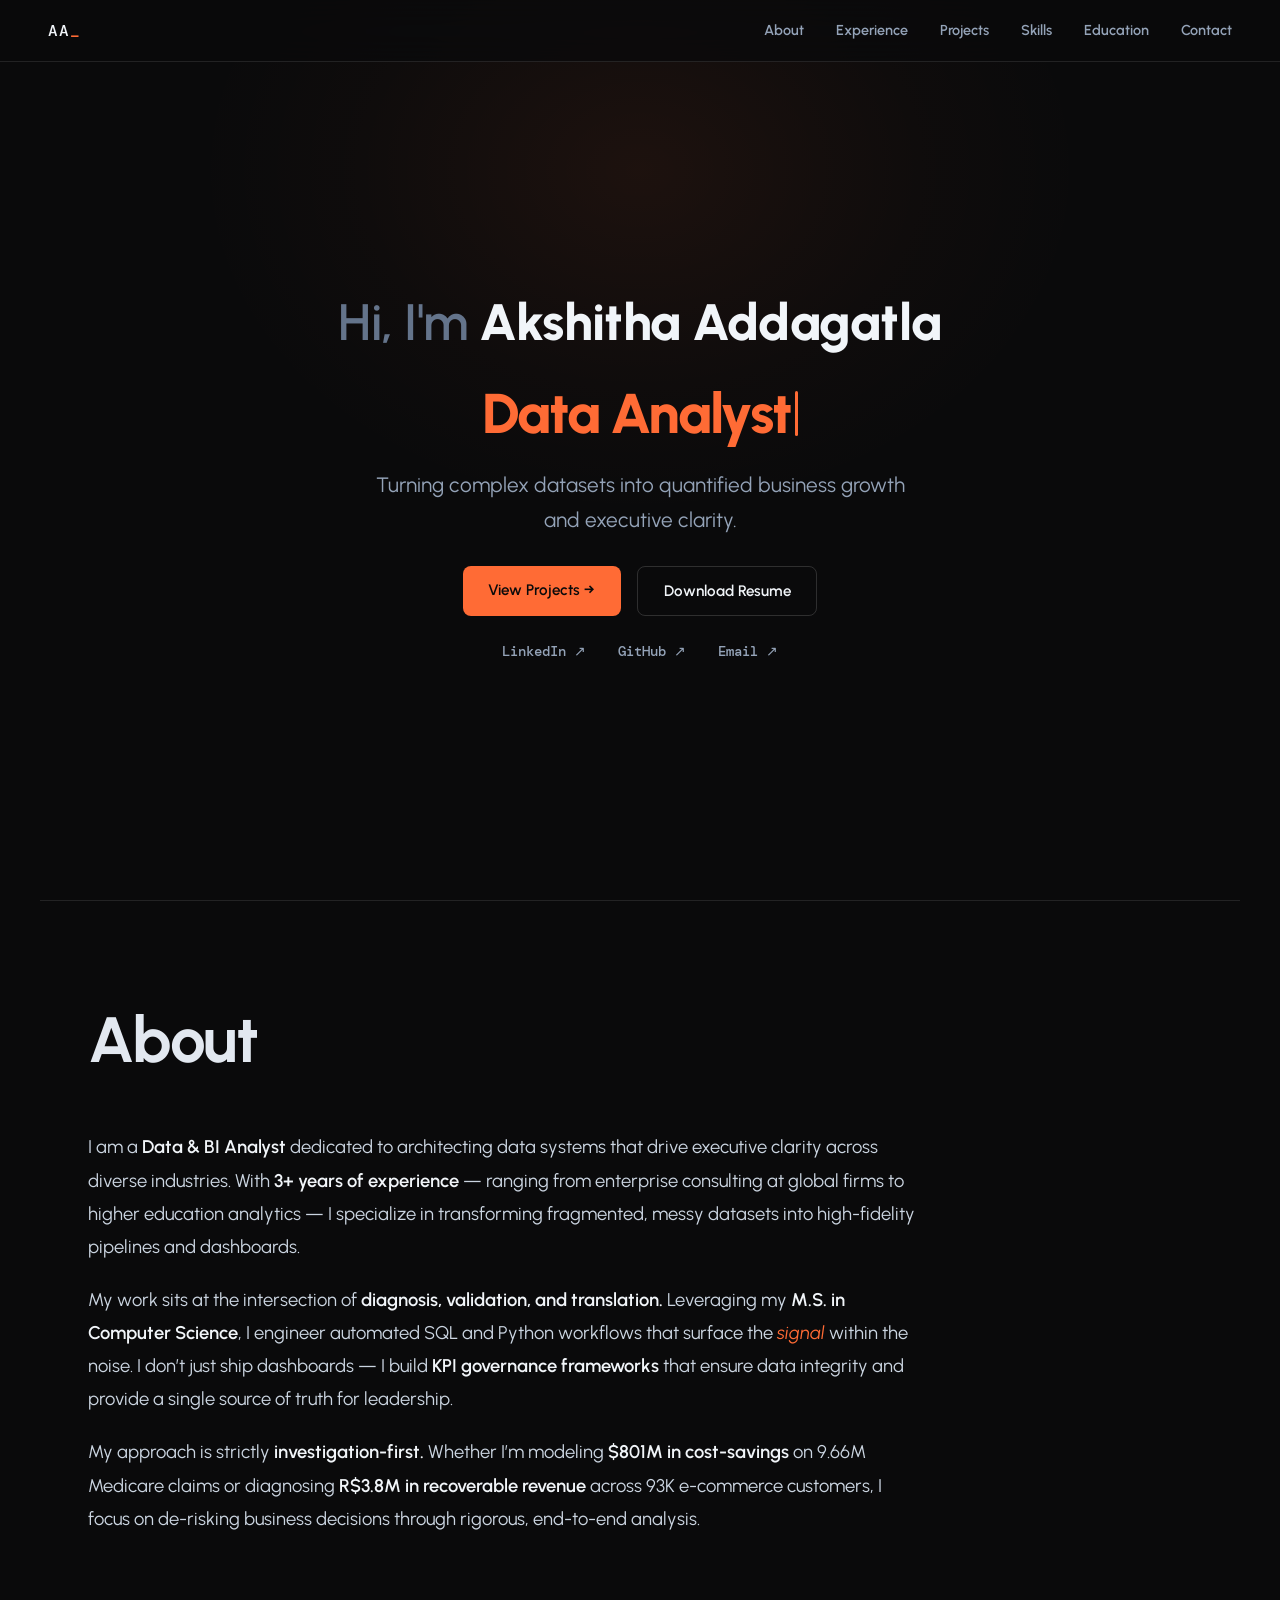
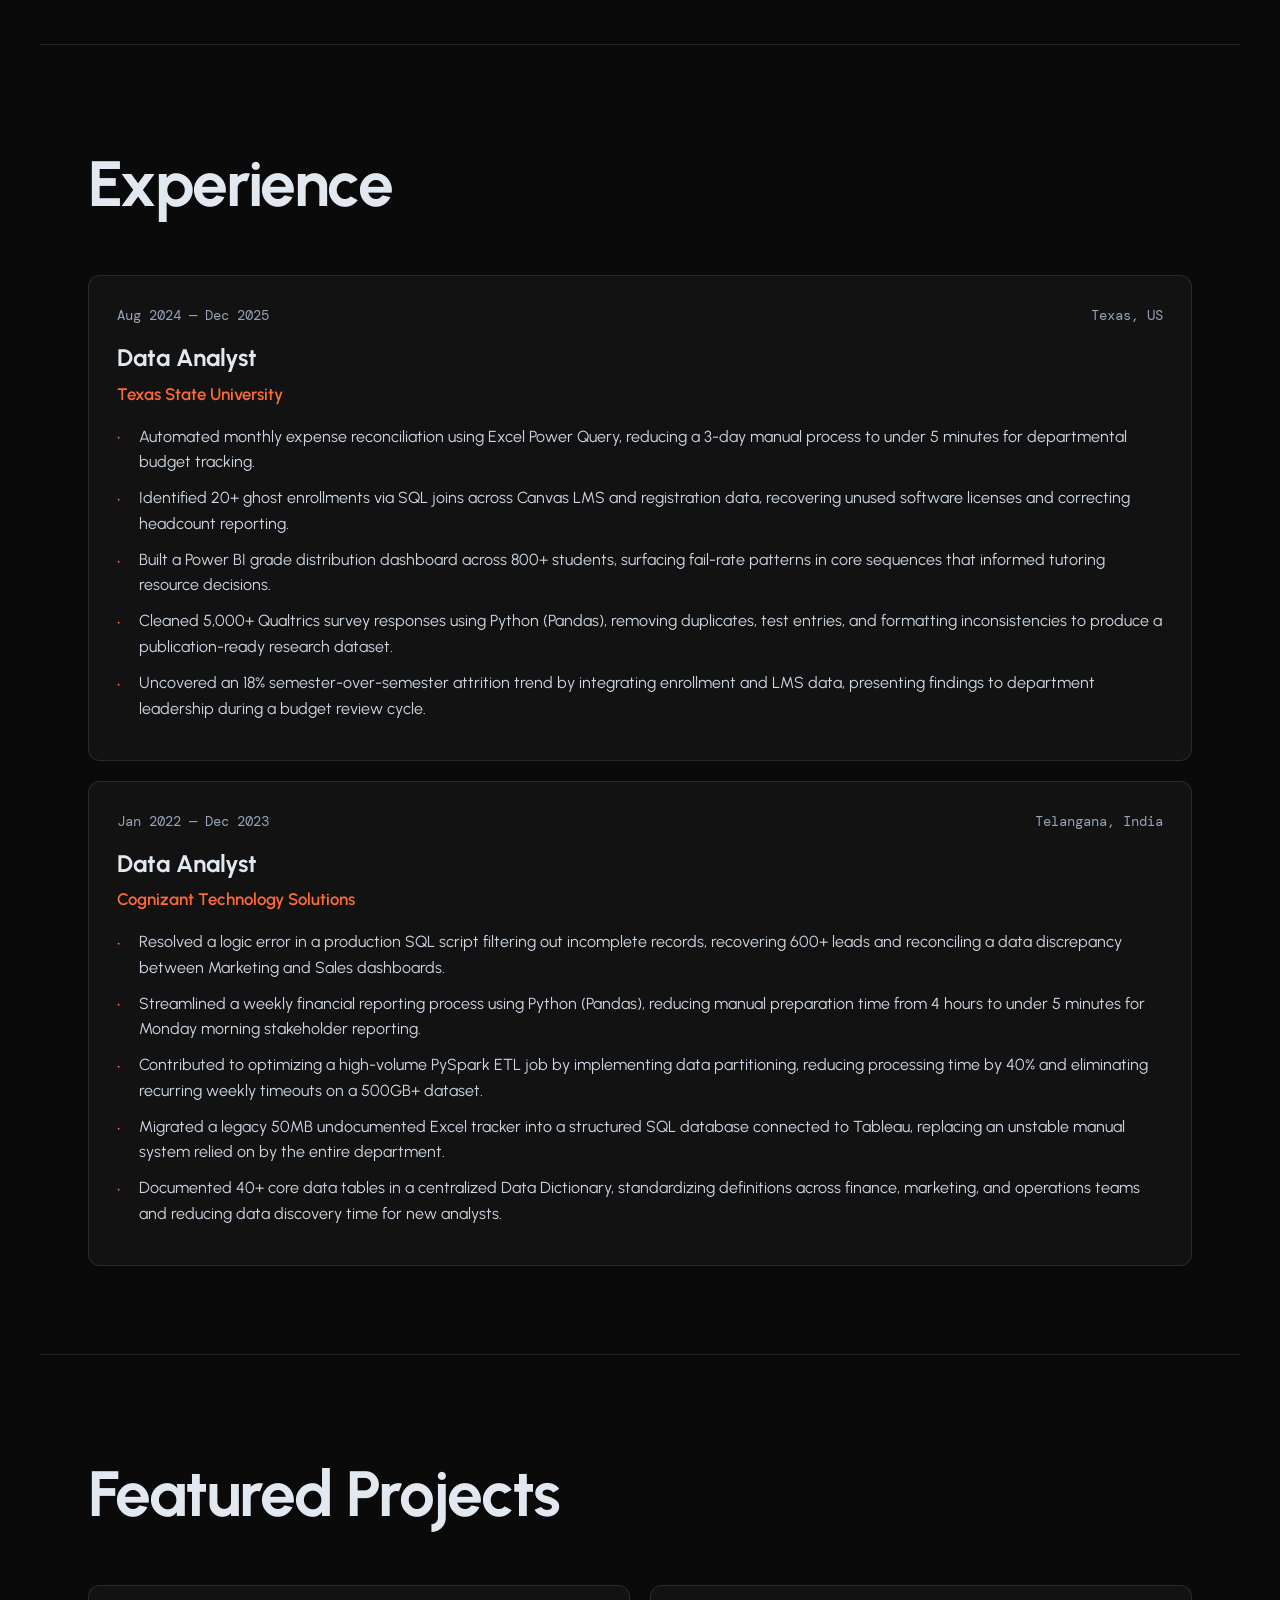
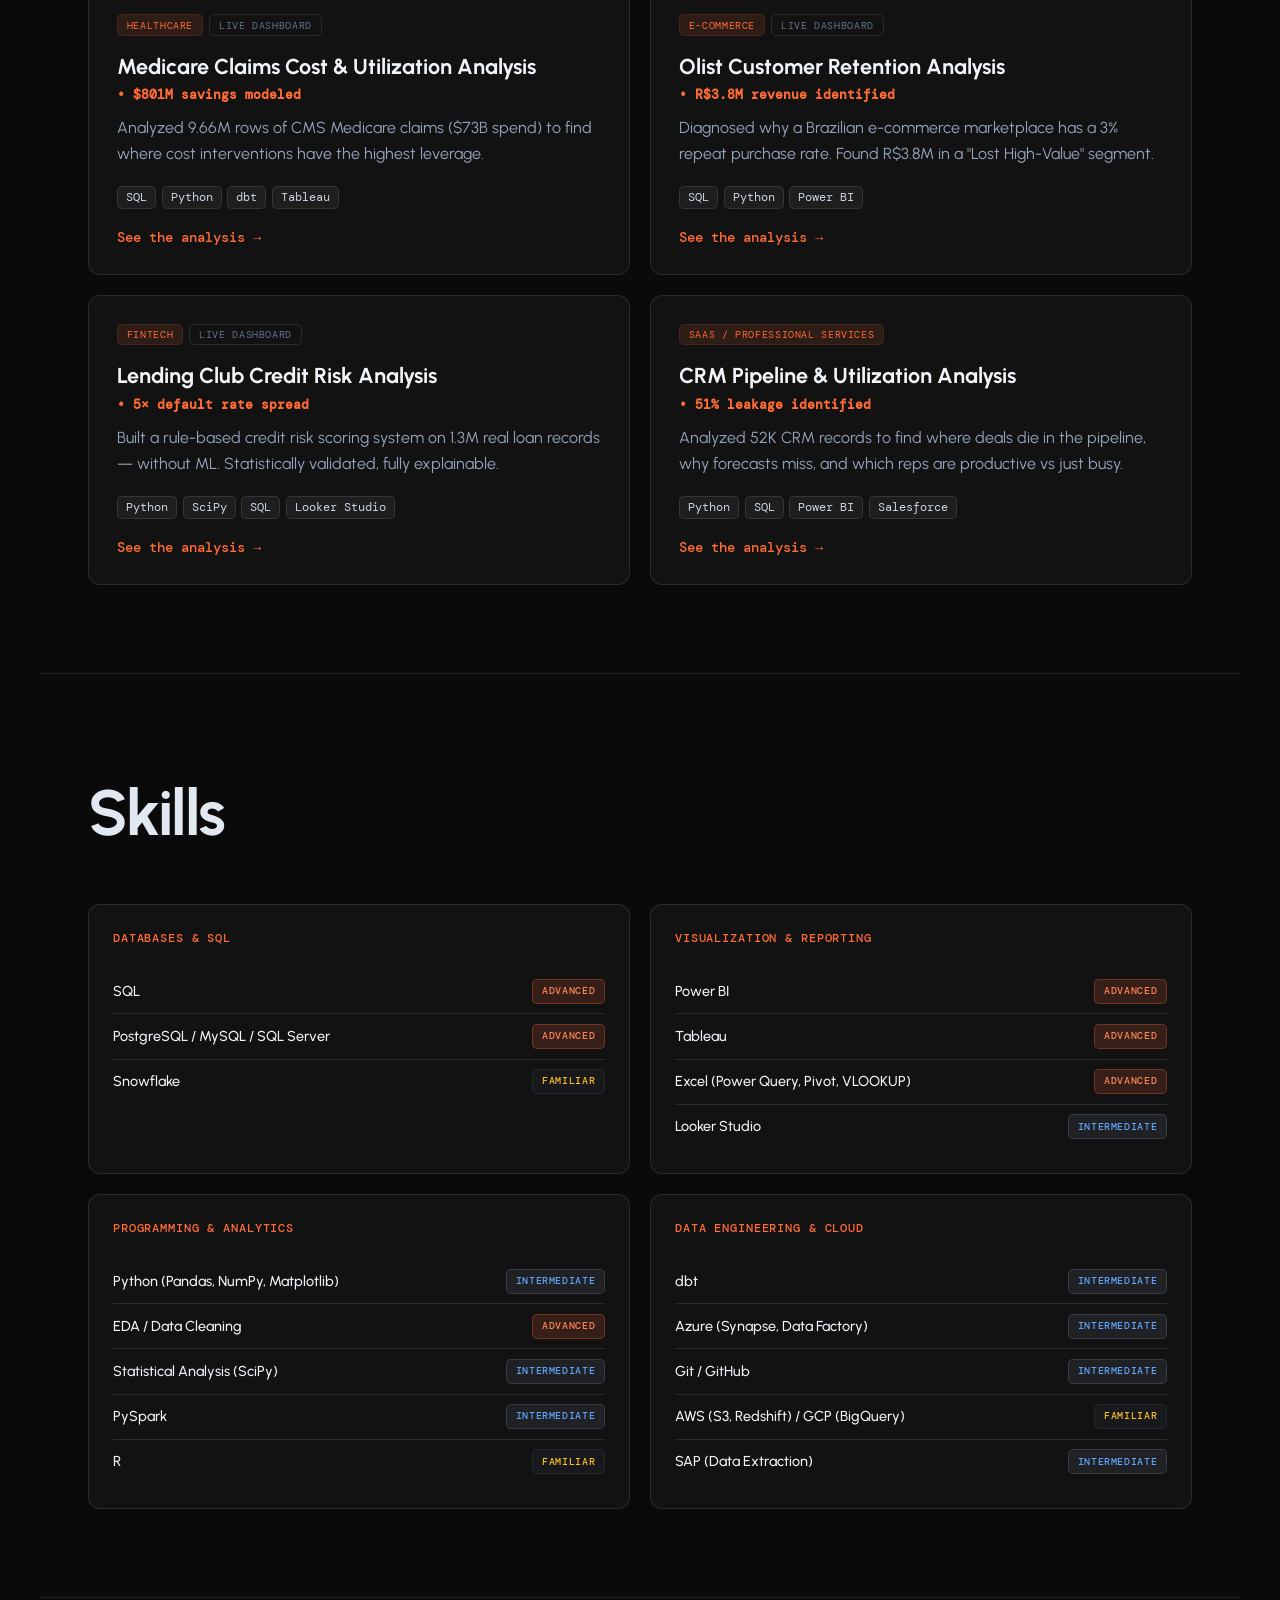
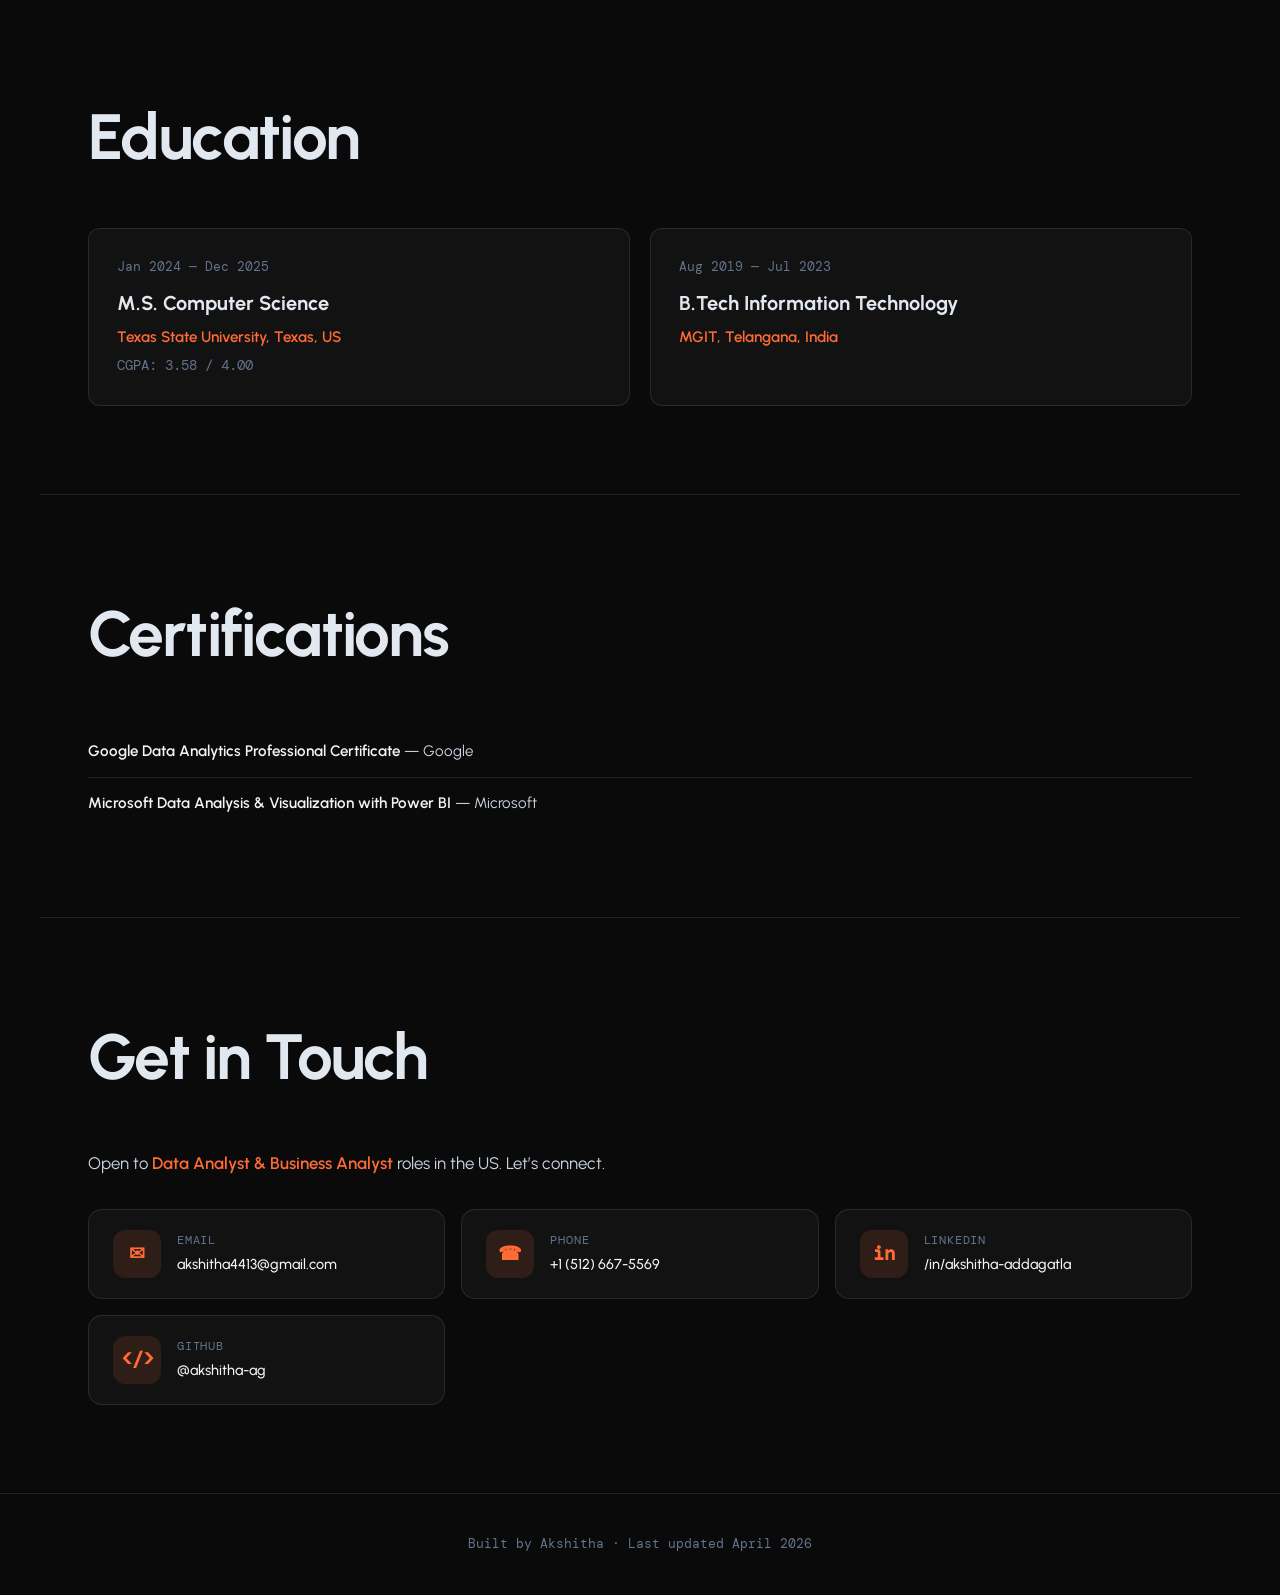
<file: index.html>
<!DOCTYPE html>
<html lang="en">
<head>
<meta charset="UTF-8" />
<meta name="viewport" content="width=device-width, initial-scale=1.0" />
<title>Akshitha Addagatla — Data & BI Analyst</title>
<meta name="description" content="Data & BI Analyst with 3+ years architecting data systems that drive executive clarity across diverse industries." />
<meta property="og:title" content="Akshitha Addagatla — Data & BI Analyst" />
<meta property="og:description" content="Data & BI Analyst — Turning complex datasets into quantified business growth and executive clarity." />
<meta property="og:type" content="website" />
<link rel="icon" type="image/svg+xml" href="favicon.svg" />
<link rel="preconnect" href="https://fonts.googleapis.com" />
<link rel="preconnect" href="https://fonts.gstatic.com" crossorigin />
<link href="https://fonts.googleapis.com/css2?family=Urbanist:wght@400;500;600;700;800&family=DM+Mono:wght@400;500&display=swap" rel="stylesheet" />
<link rel="stylesheet" href="style.css" />
</head>
<body>

<nav class="nav">
  <a href="#top" class="nav-logo">AA<span class="blink">_</span></a>
  <div class="nav-links">
    <a href="#about">About</a>
    <a href="#experience">Experience</a>
    <a href="#projects">Projects</a>
    <a href="#skills">Skills</a>
    <a href="#education">Education</a>
    <a href="#contact">Contact</a>
  </div>
</nav>

<header id="top" class="hero">
  <div class="hero-spotlight"></div>
  <div class="hero-content">
    <p class="hero-greeting">Hi, I'm <strong>Akshitha Addagatla</strong></p>
    <div class="typewriter-block">
      <div class="typewriter-line">
        <span id="typed"></span><span class="cursor"></span>
      </div>
    </div>
    <p class="tagline">Turning complex datasets into quantified business growth and executive clarity.</p>
    <div class="hero-cta">
      <a href="#projects" class="btn btn-primary">View Projects →</a>
      <a href="resume.pdf" class="btn btn-ghost" download>Download Resume</a>
    </div>
    <div class="socials">
      <a href="https://www.linkedin.com/in/akshitha-addagatla-6658932a1/" target="_blank" rel="noopener">LinkedIn ↗</a>
      <a href="https://github.com/akshitha-ag" target="_blank" rel="noopener">GitHub ↗</a>
      <a href="mailto:akshitha4413@gmail.com">Email ↗</a>
    </div>
  </div>
</header>

<section id="about" class="section">
  <div class="section-head"><h2>About</h2></div>
  <div class="about-body">
    <p>I am a <strong>Data &amp; BI Analyst</strong> dedicated to architecting data systems that drive executive clarity across diverse industries. With <strong>3+ years of experience</strong> — ranging from enterprise consulting at global firms to higher education analytics — I specialize in transforming fragmented, messy datasets into high-fidelity pipelines and dashboards.</p>
    <p>My work sits at the intersection of <strong>diagnosis, validation, and translation.</strong> Leveraging my <strong>M.S. in Computer Science</strong>, I engineer automated SQL and Python workflows that surface the <em>signal</em> within the noise. I don&rsquo;t just ship dashboards — I build <strong>KPI governance frameworks</strong> that ensure data integrity and provide a single source of truth for leadership.</p>
    <p>My approach is strictly <strong>investigation-first.</strong> Whether I&rsquo;m modeling <strong>$801M in cost-savings</strong> on 9.66M Medicare claims or diagnosing <strong>R$3.8M in recoverable revenue</strong> across 93K e-commerce customers, I focus on de-risking business decisions through rigorous, end-to-end analysis.</p>
  </div>
</section>

<section id="experience" class="section">
  <div class="section-head"><h2>Experience</h2></div>
  <div class="timeline">
    <article class="exp-card">
      <div class="exp-meta">
        <span class="exp-date">Aug 2024 — Dec 2025</span>
        <span class="exp-loc">Texas, US</span>
      </div>
      <h3>Data Analyst</h3>
      <p class="exp-company">Texas State University</p>
      <ul class="exp-bullets">
        <li>Automated monthly expense reconciliation using Excel Power Query, reducing a 3-day manual process to under 5 minutes for departmental budget tracking.</li>
        <li>Identified 20+ ghost enrollments via SQL joins across Canvas LMS and registration data, recovering unused software licenses and correcting headcount reporting.</li>
        <li>Built a Power BI grade distribution dashboard across 800+ students, surfacing fail-rate patterns in core sequences that informed tutoring resource decisions.</li>
        <li>Cleaned 5,000+ Qualtrics survey responses using Python (Pandas), removing duplicates, test entries, and formatting inconsistencies to produce a publication-ready research dataset.</li>
        <li>Uncovered an 18% semester-over-semester attrition trend by integrating enrollment and LMS data, presenting findings to department leadership during a budget review cycle.</li>
      </ul>
    </article>
    <article class="exp-card">
      <div class="exp-meta">
        <span class="exp-date">Jan 2022 — Dec 2023</span>
        <span class="exp-loc">Telangana, India</span>
      </div>
      <h3>Data Analyst</h3>
      <p class="exp-company">Cognizant Technology Solutions</p>
      <ul class="exp-bullets">
        <li>Resolved a logic error in a production SQL script filtering out incomplete records, recovering 600+ leads and reconciling a data discrepancy between Marketing and Sales dashboards.</li>
        <li>Streamlined a weekly financial reporting process using Python (Pandas), reducing manual preparation time from 4 hours to under 5 minutes for Monday morning stakeholder reporting.</li>
        <li>Contributed to optimizing a high-volume PySpark ETL job by implementing data partitioning, reducing processing time by 40% and eliminating recurring weekly timeouts on a 500GB+ dataset.</li>
        <li>Migrated a legacy 50MB undocumented Excel tracker into a structured SQL database connected to Tableau, replacing an unstable manual system relied on by the entire department.</li>
        <li>Documented 40+ core data tables in a centralized Data Dictionary, standardizing definitions across finance, marketing, and operations teams and reducing data discovery time for new analysts.</li>
      </ul>
    </article>
  </div>
</section>

<section id="projects" class="section">
  <div class="section-head"><h2>Featured Projects</h2></div>
  <div class="project-grid">
    <button class="project-card" data-project="medicare">
      <div class="project-tags">
        <span class="tag tag-domain">Healthcare</span>
        <span class="tag">Live Dashboard</span>
      </div>
      <h3>Medicare Claims Cost &amp; Utilization Analysis</h3>
      <span class="project-metric">• $801M savings modeled</span>
      <p class="project-blurb">Analyzed 9.66M rows of CMS Medicare claims ($73B spend) to find where cost interventions have the highest leverage.</p>
      <div class="project-stack"><span>SQL</span><span>Python</span><span>dbt</span><span>Tableau</span></div>
      <div class="project-cta">See the analysis →</div>
    </button>
    <button class="project-card" data-project="olist">
      <div class="project-tags">
        <span class="tag tag-domain">E-commerce</span>
        <span class="tag">Live Dashboard</span>
      </div>
      <h3>Olist Customer Retention Analysis</h3>
      <span class="project-metric">• R$3.8M revenue identified</span>
      <p class="project-blurb">Diagnosed why a Brazilian e-commerce marketplace has a 3% repeat purchase rate. Found R$3.8M in a "Lost High-Value" segment.</p>
      <div class="project-stack"><span>SQL</span><span>Python</span><span>Power BI</span></div>
      <div class="project-cta">See the analysis →</div>
    </button>
    <button class="project-card" data-project="lending">
      <div class="project-tags">
        <span class="tag tag-domain">Fintech</span>
        <span class="tag">Live Dashboard</span>
      </div>
      <h3>Lending Club Credit Risk Analysis</h3>
      <span class="project-metric">• 5× default rate spread</span>
      <p class="project-blurb">Built a rule-based credit risk scoring system on 1.3M real loan records — without ML. Statistically validated, fully explainable.</p>
      <div class="project-stack"><span>Python</span><span>SciPy</span><span>SQL</span><span>Looker Studio</span></div>
      <div class="project-cta">See the analysis →</div>
    </button>
    <button class="project-card" data-project="crm">
      <div class="project-tags">
        <span class="tag tag-domain">SaaS / Professional Services</span>
      </div>
      <h3>CRM Pipeline & Utilization Analysis</h3>
      <span class="project-metric">• 51% leakage identified</span>
      <p class="project-blurb">Analyzed 52K CRM records to find where deals die in the pipeline, why forecasts miss, and which reps are productive vs just busy.</p>
      <div class="project-stack"><span>Python</span><span>SQL</span><span>Power BI</span><span>Salesforce</span></div>
      <div class="project-cta">See the analysis →</div>
    </button>
  </div>
</section>

<section id="skills" class="section">
  <div class="section-head"><h2>Skills</h2></div>
  <div class="skills-grid">
    <div class="skill-group">
      <h4>Databases &amp; SQL</h4>
      <div class="skill-row"><span class="skill-name">SQL</span><span class="skill-level lvl-adv">Advanced</span></div>
      <div class="skill-row"><span class="skill-name">PostgreSQL / MySQL / SQL Server</span><span class="skill-level lvl-adv">Advanced</span></div>
      <div class="skill-row"><span class="skill-name">Snowflake</span><span class="skill-level lvl-fam">Familiar</span></div>
    </div>
    <div class="skill-group">
      <h4>Visualization &amp; Reporting</h4>
      <div class="skill-row"><span class="skill-name">Power BI</span><span class="skill-level lvl-adv">Advanced</span></div>
      <div class="skill-row"><span class="skill-name">Tableau</span><span class="skill-level lvl-adv">Advanced</span></div>
      <div class="skill-row"><span class="skill-name">Excel (Power Query, Pivot, VLOOKUP)</span><span class="skill-level lvl-adv">Advanced</span></div>
      <div class="skill-row"><span class="skill-name">Looker Studio</span><span class="skill-level lvl-int">Intermediate</span></div>
    </div>
    <div class="skill-group">
      <h4>Programming &amp; Analytics</h4>
      <div class="skill-row"><span class="skill-name">Python (Pandas, NumPy, Matplotlib)</span><span class="skill-level lvl-int">Intermediate</span></div>
      <div class="skill-row"><span class="skill-name">EDA / Data Cleaning</span><span class="skill-level lvl-adv">Advanced</span></div>
      <div class="skill-row"><span class="skill-name">Statistical Analysis (SciPy)</span><span class="skill-level lvl-int">Intermediate</span></div>
      <div class="skill-row"><span class="skill-name">PySpark</span><span class="skill-level lvl-int">Intermediate</span></div>
      <div class="skill-row"><span class="skill-name">R</span><span class="skill-level lvl-fam">Familiar</span></div>
    </div>
    <div class="skill-group">
      <h4>Data Engineering &amp; Cloud</h4>
      <div class="skill-row"><span class="skill-name">dbt</span><span class="skill-level lvl-int">Intermediate</span></div>
      <div class="skill-row"><span class="skill-name">Azure (Synapse, Data Factory)</span><span class="skill-level lvl-int">Intermediate</span></div>
      <div class="skill-row"><span class="skill-name">Git / GitHub</span><span class="skill-level lvl-int">Intermediate</span></div>
      <div class="skill-row"><span class="skill-name">AWS (S3, Redshift) / GCP (BigQuery)</span><span class="skill-level lvl-fam">Familiar</span></div>
      <div class="skill-row"><span class="skill-name">SAP (Data Extraction)</span><span class="skill-level lvl-int">Intermediate</span></div>
    </div>
  </div>
</section>

<section id="education" class="section">
  <div class="section-head"><h2>Education</h2></div>
  <div class="edu-grid">
    <article class="edu-card">
      <span class="edu-date">Jan 2024 — Dec 2025</span>
      <h3>M.S. Computer Science</h3>
      <p class="edu-school">Texas State University, Texas, US</p>
      <p class="edu-detail">CGPA: 3.58 / 4.00</p>
    </article>
    <article class="edu-card">
      <span class="edu-date">Aug 2019 — Jul 2023</span>
      <h3>B.Tech Information Technology</h3>
      <p class="edu-school">MGIT, Telangana, India</p>
    </article>
  </div>
</section>

<section id="certifications" class="section">
  <div class="section-head"><h2>Certifications</h2></div>
  <ul class="cert-list">
    <li><strong>Google Data Analytics Professional Certificate</strong> — Google</li>
    <li><strong>Microsoft Data Analysis &amp; Visualization with Power BI</strong> — Microsoft</li>
  </ul>
</section>

<section id="contact" class="section">
  <div class="section-head"><h2>Get in Touch</h2></div>
  <p class="contact-text">Open to <strong>Data Analyst &amp; Business Analyst</strong> roles in the US. Let&rsquo;s connect.</p>
  <div class="contact-links">
    <a href="mailto:akshitha4413@gmail.com" class="contact-tile">
      <div class="tile-icon">&#9993;</div>
      <div class="tile-content">
        <span class="tile-label">Email</span>
        <span class="tile-value">akshitha4413@gmail.com</span>
      </div>
    </a>
    <a href="tel:+15126675569" class="contact-tile">
      <div class="tile-icon">&#9742;</div>
      <div class="tile-content">
        <span class="tile-label">Phone</span>
        <span class="tile-value">+1 (512) 667-5569</span>
      </div>
    </a>
    <a href="https://www.linkedin.com/in/akshitha-addagatla-6658932a1/" target="_blank" rel="noopener" class="contact-tile">
      <div class="tile-icon">in</div>
      <div class="tile-content">
        <span class="tile-label">LinkedIn</span>
        <span class="tile-value">/in/akshitha-addagatla</span>
      </div>
    </a>
    <a href="https://github.com/akshitha-ag" target="_blank" rel="noopener" class="contact-tile">
      <div class="tile-icon">&lt;/&gt;</div>
      <div class="tile-content">
        <span class="tile-label">GitHub</span>
        <span class="tile-value">@akshitha-ag</span>
      </div>
    </a>
  </div>
</section>

<footer class="footer">
  <p>Built by Akshitha · Last updated April 2026</p>
</footer>

<div class="modal-overlay" id="modalOverlay">
  <div class="modal" role="dialog" aria-modal="true">
    <button class="modal-close" aria-label="Close">&times;</button>
    <div class="modal-body" id="modalBody"></div>
  </div>
</div>

<script src="script.js"></script>
</body>
</file>
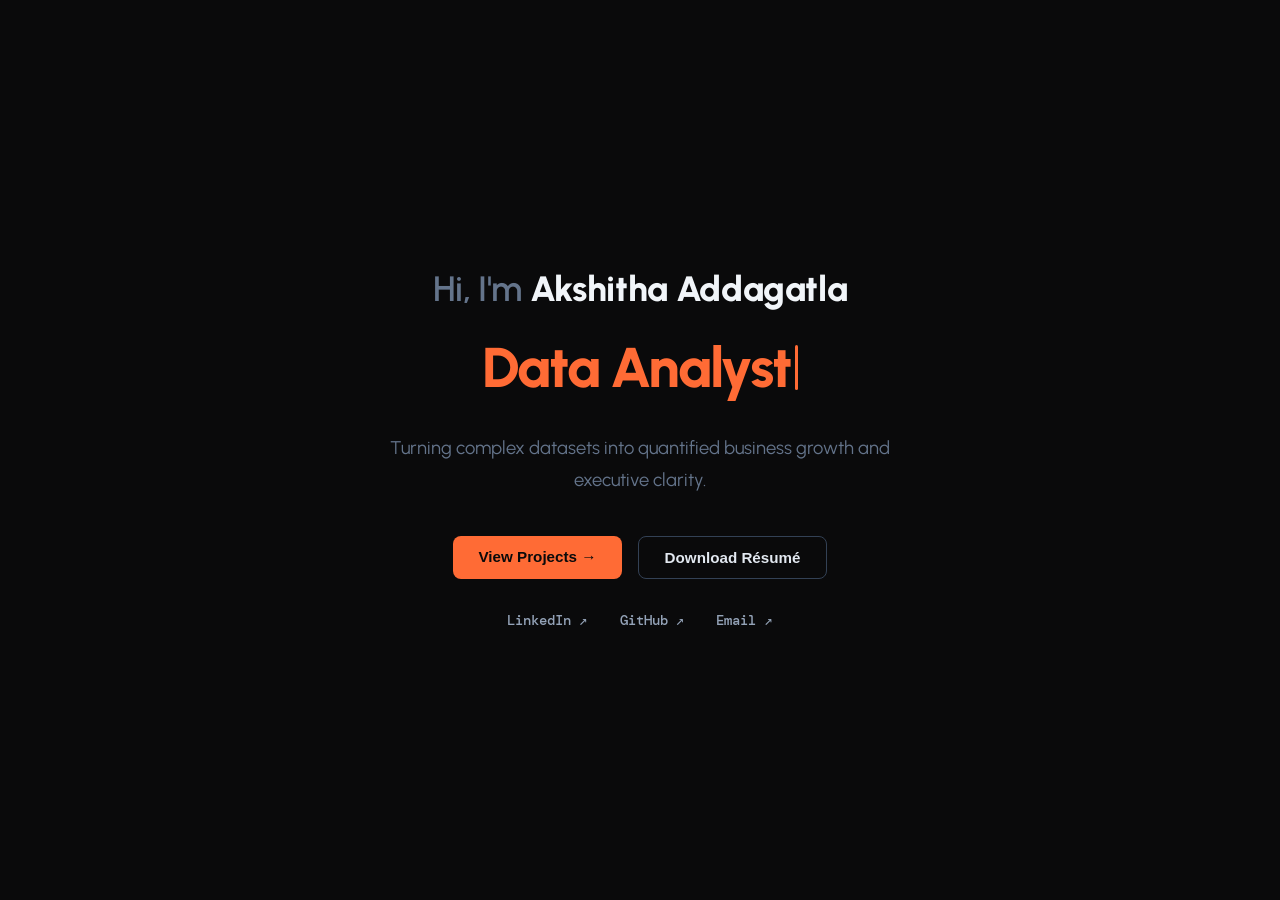
<file: test.html>
<!DOCTYPE html>
<html lang="en">
<head>
<meta charset="UTF-8"/>
<meta name="viewport" content="width=device-width, initial-scale=1.0"/>
<link href="https://fonts.googleapis.com/css2?family=Urbanist:wght@400;600;700;800&family=DM+Mono:wght@400;500&display=swap" rel="stylesheet"/>
<style>
  * { box-sizing: border-box; margin: 0; padding: 0; }
  body {
    background: #0a0a0b;
    display: flex;
    align-items: center;
    justify-content: center;
    min-height: 100vh;
    font-family: 'Urbanist', sans-serif;
  }

  .hero-center {
    text-align: center;
    width: 100%;
    max-width: 900px;
    padding: 2rem;
  }

  .greeting {
    font-size: clamp(1.5rem, 3.5vw, 2.2rem);
    font-weight: 600;
    color: #64748b;
    margin-bottom: 1.5rem;
    letter-spacing: -0.01em;
  }
  .greeting strong {
    color: #f1f5f9;
    font-weight: 800;
  }

  .typewriter-block {
    margin-bottom: 2rem;
  }

  .typewriter-line {
    font-size: clamp(2rem, 4.5vw, 3.5rem);
    font-weight: 800;
    letter-spacing: -0.03em;
    line-height: 1.1;
    color: #ff6b35;
    min-height: 1.2em;
    display: flex;
    align-items: center;
    justify-content: center;
  }

  .cursor {
    display: inline-block;
    width: 3px;
    height: 0.8em;
    background: #ff6b35;
    margin-left: 5px;
    border-radius: 2px;
    vertical-align: middle;
    animation: blink 0.9s step-end infinite;
    flex-shrink: 0;
  }
  @keyframes blink { 50% { opacity: 0; } }

  .tagline {
    font-size: clamp(1rem, 1.8vw, 1.15rem);
    color: #64748b;
    font-weight: 400;
    max-width: 560px;
    margin: 0 auto 2.5rem;
    line-height: 1.7;
  }

  .hero-cta {
    display: flex;
    gap: 1rem;
    justify-content: center;
    flex-wrap: wrap;
    margin-bottom: 2rem;
  }
  .btn {
    padding: .75rem 1.6rem;
    font-family: 'Inter', sans-serif;
    font-size: .95rem;
    font-weight: 600;
    text-decoration: none;
    border-radius: 8px;
    transition: all .2s;
    cursor: pointer;
    display: inline-block;
  }
  .btn-primary {
    background: #ff6b35;
    color: #0a0a0b;
    border: none;
  }
  .btn-primary:hover { background: #ff8555; transform: translateY(-2px); }
  .btn-ghost {
    border: 1.5px solid #334155;
    color: #e2e8f0;
    background: transparent;
  }
  .btn-ghost:hover { border-color: #ff6b35; color: #ff6b35; }

  .socials {
    display: flex;
    gap: 2rem;
    justify-content: center;
    flex-wrap: wrap;
  }
  .socials a {
    font-family: 'DM Mono', monospace;
    font-size: .9rem;
    font-weight: 500;
    color: #94a3b8;
    text-decoration: none;
    border-bottom: 1px solid transparent;
    padding-bottom: 2px;
    transition: all .2s;
  }
  .socials a:hover { color: #ff6b35; border-bottom-color: #ff6b35; }
</style>
</head>
<body>
<div class="hero-center">
  <p class="greeting">Hi, I'm <strong>Akshitha Addagatla</strong></p>

  <div class="typewriter-block">
    <div class="typewriter-line">
      <span id="typed"></span><span class="cursor"></span>
    </div>
  </div>

  <p class="tagline">Turning complex datasets into quantified business growth and executive clarity.</p>

  <div class="hero-cta">
    <a href="#" class="btn btn-primary">View Projects →</a>
    <a href="#" class="btn btn-ghost">Download Résumé</a>
  </div>

  <div class="socials">
    <a href="#">LinkedIn ↗</a>
    <a href="#">GitHub ↗</a>
    <a href="#">Email ↗</a>
  </div>
</div>

<script>
const roles = [
  'Data Analyst',
  'BI Analyst',
  'Dashboard Architect'
];

let roleIndex = 0;
let charIndex = 0;
let isDeleting = false;
let isPausing = false;

const el = document.getElementById('typed');

const TYPE_SPEED = 110;
const DELETE_SPEED = 65;
const PAUSE_AFTER_TYPE = 2200;
const PAUSE_AFTER_DELETE = 500;

function type() {
  const current = roles[roleIndex];
  if (isPausing) return;

  if (!isDeleting) {
    el.textContent = current.slice(0, charIndex + 1);
    charIndex++;
    if (charIndex === current.length) {
      isPausing = true;
      setTimeout(() => {
        isPausing = false;
        isDeleting = true;
        type();
      }, PAUSE_AFTER_TYPE);
      return;
    }
    setTimeout(type, TYPE_SPEED);
  } else {
    el.textContent = current.slice(0, charIndex - 1);
    charIndex--;
    if (charIndex === 0) {
      isDeleting = false;
      roleIndex = (roleIndex + 1) % roles.length;
      isPausing = true;
      setTimeout(() => {
        isPausing = false;
        type();
      }, PAUSE_AFTER_DELETE);
      return;
    }
    setTimeout(type, DELETE_SPEED);
  }
}

type();
</script>
</body>
</html>
</file>
<file: style.css>
*,*::before,*::after{box-sizing:border-box;margin:0;padding:0}
html{scroll-behavior:smooth}
body{
  background:#0a0a0b;
  color:#e2e8f0;
  font-family:'Urbanist',sans-serif;
  font-weight:400;
  line-height:1.6;
  overflow-x:hidden;
}

:root{
  --bg:#0a0a0b;
  --bg-card:rgba(255,255,255,0.035);
  --border:rgba(255,255,255,0.1);
  --border-hover:#ff6b35;
  --text:#f1f5f9;
  --text-mid:#cbd5e1;
  --text-muted:#94a3b8;
  --text-dim:#64748b;
  --accent:#ff6b35;
  --accent-hover:#ff8555;
  --accent-dim:rgba(255,107,53,0.12);
  --shadow:0 2px 10px rgba(0,0,0,0.3);
  --shadow-lg:0 12px 40px rgba(0,0,0,0.4);
}

/* NAV */
.nav{
  position:fixed;top:0;left:0;right:0;
  display:flex;justify-content:space-between;align-items:center;
  padding:1.1rem 3rem;
  background:rgba(10,10,11,0.75);
  backdrop-filter:blur(20px);-webkit-backdrop-filter:blur(20px);
  border-bottom:1px solid var(--border);z-index:100;
}
.nav-logo{
  font-family:'DM Mono',monospace;font-size:1rem;font-weight:500;
  color:var(--text);text-decoration:none;letter-spacing:.05em;
}
.blink{color:var(--accent);animation:blink 1s step-end infinite}
@keyframes blink{50%{opacity:0}}
.nav-links{display:flex;gap:2rem}
.nav-links a{
  color:var(--text-muted);text-decoration:none;
  font-size:.9rem;font-weight:600;transition:color .2s;
}
.nav-links a:hover{color:var(--accent)}

/* HERO */
.hero{
  min-height:100vh;display:flex;align-items:center;justify-content:center;
  text-align:center;padding:7rem 2rem 4rem;
  position:relative;overflow:hidden;
}
.hero-spotlight{
  position:absolute;top:-20%;left:50%;transform:translateX(-50%);
  width:900px;height:700px;
  background:radial-gradient(ellipse at center,rgba(255,107,53,0.08) 0%,rgba(255,107,53,0.02) 45%,transparent 70%);
  pointer-events:none;z-index:0;
}
.hero-content{
  position:relative;z-index:1;
  display:flex;flex-direction:column;align-items:center;
  max-width:950px;width:100%;
}
.hero-greeting{
  font-size:clamp(2.2rem,4vw,3.2rem);
  font-weight:600;color:var(--text-dim);
  margin-bottom:1rem;letter-spacing:-.01em;
}
.hero-greeting strong{color:var(--text);font-weight:800}

/* typewriter */
.typewriter-block{margin-bottom:1.25rem}
.typewriter-line{
  font-size:clamp(2rem,4.5vw,3.5rem);
  font-weight:800;letter-spacing:-.03em;line-height:1.1;
  color:var(--accent);min-height:1.2em;
  display:flex;align-items:center;justify-content:center;
}
.cursor{
  display:inline-block;width:3px;height:.8em;
  background:var(--accent);margin-left:5px;border-radius:2px;
  animation:blink .9s step-end infinite;flex-shrink:0;
}

.tagline{
  font-size:clamp(1.1rem,1.8vw,1.3rem);
  color:var(--text-muted);font-weight:400;
  max-width:560px;margin:0 auto 1.75rem;line-height:1.7;
}
.hero-cta{display:flex;gap:1rem;margin-bottom:1.5rem;flex-wrap:wrap;justify-content:center}
.btn{
  padding:.75rem 1.6rem;font-family:'Urbanist',sans-serif;
  font-size:.95rem;font-weight:600;text-decoration:none;
  border-radius:8px;transition:all .2s;display:inline-block;cursor:pointer;
}
.btn-primary{background:var(--accent);color:#0a0a0b;border:none}
.btn-primary:hover{background:var(--accent-hover);transform:translateY(-2px);box-shadow:0 6px 20px rgba(255,107,53,.25)}
.btn-ghost{border:1.5px solid rgba(255,255,255,.15);color:var(--text);background:transparent}
.btn-ghost:hover{border-color:var(--accent);color:var(--accent)}

.socials{display:flex;gap:2rem;flex-wrap:wrap;justify-content:center}
.socials a{
  font-family:'DM Mono',monospace;font-size:.9rem;font-weight:500;
  color:var(--text-muted);text-decoration:none;
  border-bottom:1px solid transparent;padding-bottom:2px;transition:all .2s;
}
.socials a:hover{color:var(--accent);border-bottom-color:var(--accent)}

/* SECTIONS */
.section{max-width:1200px;margin:0 auto;padding:5.5rem 3rem;border-top:1px solid var(--border)}
.section-head{margin-bottom:2.5rem}
.section h2{font-size:clamp(2.5rem,5vw,4rem);font-weight:700;letter-spacing:-.025em}

/* ABOUT */
.about-body{max-width:830px}
.about-body p{font-size:1.15rem;line-height:1.8;color:var(--text-mid);margin-bottom:1.25rem}
.about-body strong{color:var(--text);font-weight:600}
.about-body em{color:var(--accent);font-style:italic}

/* EXPERIENCE */
.timeline{display:flex;flex-direction:column;gap:1.25rem}
.exp-card{
  padding:1.75rem;border:1px solid var(--border);border-radius:12px;
  background:var(--bg-card);transition:all .25s;
}
.exp-card:hover{border-color:var(--border-hover);transform:translateX(4px);background:rgba(255,107,53,.03)}
.exp-meta{
  display:flex;justify-content:space-between;
  font-family:'DM Mono',monospace;font-size:.9rem;
  color:var(--text-muted);margin-bottom:.75rem;
}
.exp-card h3{font-size:1.5rem;margin-bottom:.2rem;font-weight:700}
.exp-company{color:var(--accent);margin-bottom:1rem;font-weight:600;font-size:1.05rem}
.exp-bullets{list-style:none}
.exp-bullets li{
  padding-left:1.4rem;position:relative;color:var(--text-mid);
  margin-bottom:.65rem;line-height:1.6;font-size:1rem;
}
.exp-bullets li::before{
  content:'•';position:absolute;left:0;color:var(--accent);
  font-size:1.1rem;line-height:1;top:.3rem;
}

/* PROJECTS */
.project-grid{display:grid;grid-template-columns:repeat(auto-fit,minmax(340px,1fr));gap:1.25rem}
.project-card{
  text-align:left;padding:1.75rem;background:var(--bg-card);
  border:1px solid var(--border);border-radius:12px;
  cursor:pointer;font-family:inherit;color:var(--text);
  transition:all .25s;position:relative;
}
.project-card:hover{
  border-color:var(--border-hover);
  background:rgba(255,107,53,.04);
  transform:translateY(-4px);
  box-shadow:0 12px 40px rgba(255,107,53,.1);
}
.project-tags{display:flex;gap:.4rem;margin-bottom:1rem;flex-wrap:wrap}
.tag{
  font-family:'DM Mono',monospace;font-size:.65rem;
  padding:.2rem .55rem;border:1px solid var(--border);border-radius:5px;
  color:var(--text-dim);text-transform:uppercase;letter-spacing:.06em;
}
.tag-domain{color:var(--accent);border-color:var(--accent-dim);background:var(--accent-dim)}
.project-card h3{font-size:1.35rem;margin-bottom:.4rem;line-height:1.3;font-weight:700}
.project-metric{
  display:inline-block;font-family:'DM Mono',monospace;font-size:.8rem;
  color:var(--accent);font-weight:600;margin-bottom:.75rem;
}
.project-blurb{color:var(--text-muted);font-size:1rem;margin-bottom:1.25rem;line-height:1.6}
.project-stack{display:flex;flex-wrap:wrap;gap:.35rem;margin-bottom:1.25rem}
.project-stack span{
  font-family:'DM Mono',monospace;font-size:.72rem;color:var(--text-mid);
  padding:.18rem .5rem;background:rgba(255,255,255,.05);
  border-radius:5px;border:1px solid var(--border);
}
.project-cta{font-family:'DM Mono',monospace;font-size:.85rem;color:var(--accent);font-weight:500}

/* SKILLS */
.skills-grid{display:grid;grid-template-columns:repeat(2,1fr);gap:1.25rem}
.skill-group{
  padding:1.5rem;border:1px solid var(--border);border-radius:12px;
  background:var(--bg-card);transition:all .25s;
}
.skill-group:hover{border-color:var(--border-hover)}
.skill-group h4{
  font-family:'DM Mono',monospace;font-size:.78rem;color:var(--accent);
  margin-bottom:1.25rem;text-transform:uppercase;letter-spacing:.07em;font-weight:500;
}
.skill-row{
  display:flex;justify-content:space-between;align-items:center;
  padding:.6rem 0;border-bottom:1px solid var(--border);gap:1rem;
}
.skill-row:last-child{border:none}
.skill-name{font-size:.9rem;color:var(--text);flex:1;font-weight:500}
.skill-level{
  font-family:'DM Mono',monospace;font-size:.65rem;
  padding:.2rem .55rem;border-radius:5px;
  text-transform:uppercase;letter-spacing:.06em;
  white-space:nowrap;font-weight:500;
}
.lvl-adv{background:rgba(255,107,53,.15);color:#ff8555;border:1px solid rgba(255,107,53,.3)}
.lvl-int{background:rgba(148,163,184,.1);color:#60a5fa;border:1px solid rgba(148,163,184,.2)}
.lvl-fam{background:rgba(100,116,139,.08);color:#fbbf24;border:1px solid rgba(100,116,139,.15)}

/* EDUCATION */
.edu-grid{display:grid;grid-template-columns:repeat(auto-fit,minmax(300px,1fr));gap:1.25rem}
.edu-card{
  padding:1.75rem;border:1px solid var(--border);border-radius:12px;
  background:var(--bg-card);transition:all .25s;
}
.edu-card:hover{border-color:var(--border-hover)}
.edu-date{font-family:'DM Mono',monospace;font-size:.8rem;color:var(--text-dim);display:block;margin-bottom:.6rem}
.edu-card h3{font-size:1.25rem;margin-bottom:.35rem;font-weight:700}
.edu-school{color:var(--accent);margin-bottom:.35rem;font-weight:600;font-size:.95rem}
.edu-detail{color:var(--text-dim);font-size:.85rem;font-family:'DM Mono',monospace}

/* CERTS */
.cert-list{list-style:none}
.cert-list li{
  padding:.85rem 0;border-bottom:1px solid var(--border);
  font-size:.95rem;color:var(--text-mid);
}
.cert-list li strong{color:var(--text);font-weight:600}
.cert-list li:last-child{border:none}

/* CONTACT */
.contact-text{font-size:1.05rem;color:var(--text-mid);max-width:600px;margin-bottom:2rem;line-height:1.7}
.contact-text strong{color:var(--accent);font-weight:600}
.contact-links{display:grid;grid-template-columns:repeat(auto-fit,minmax(280px,1fr));gap:1rem}
.contact-tile{
  display:flex;align-items:center;gap:1rem;
  padding:1.25rem 1.5rem;border:1px solid var(--border);border-radius:14px;
  background:var(--bg-card);text-decoration:none;transition:all .25s;
}
.contact-tile:hover{border-color:var(--border-hover);background:rgba(255,107,53,.04);transform:translateY(-2px)}
.tile-icon{
  width:48px;height:48px;display:flex;align-items:center;justify-content:center;
  border-radius:12px;background:var(--accent-dim);color:var(--accent);
  font-size:1.2rem;font-weight:700;font-family:'DM Mono',monospace;flex-shrink:0;
}
.tile-content{display:flex;flex-direction:column}
.tile-label{
  font-family:'DM Mono',monospace;font-size:.72rem;color:var(--text-dim);
  text-transform:uppercase;letter-spacing:.07em;margin-bottom:.15rem;
}
.tile-value{color:var(--text);font-size:.9rem;font-weight:500;word-break:break-word}

/* FOOTER */
.footer{
  padding:2.5rem 3rem;text-align:center;border-top:1px solid var(--border);
  font-family:'DM Mono',monospace;font-size:.8rem;color:var(--text-dim);
}

/* MODAL */
.modal-overlay{
  position:fixed;inset:0;background:rgba(0,0,0,.8);
  backdrop-filter:blur(8px);display:none;align-items:center;justify-content:center;
  z-index:1000;padding:2rem;opacity:0;transition:opacity .3s;
}
.modal-overlay.active{display:flex;opacity:1}
.modal{
  background:#141416;border:1px solid rgba(255,107,53,.2);border-radius:16px;
  max-width:780px;width:100%;max-height:90vh;overflow-y:auto;
  position:relative;padding:2.5rem;
  box-shadow:0 25px 60px rgba(0,0,0,.5);
  transform:translateY(20px);transition:transform .3s;
}
.modal-overlay.active .modal{transform:translateY(0)}
.modal-close{
  position:absolute;top:1.25rem;right:1.5rem;background:none;border:none;
  color:var(--text-dim);font-size:1.75rem;cursor:pointer;transition:color .2s;
  z-index:2;line-height:1;
}
.modal-close:hover{color:var(--accent)}
.modal-body h3{font-size:1.7rem;margin-bottom:.5rem;font-weight:700}
.modal-body .modal-tags{display:flex;gap:.4rem;margin-bottom:1.25rem;flex-wrap:wrap}
.modal-images{display:flex;flex-direction:column;gap:.75rem;margin:1.25rem 0}
.modal-images img{width:100%;height:auto;display:block;border:1px solid var(--border);border-radius:8px}
.modal-section{margin:1.5rem 0}
.modal-section-title{
  font-family:'DM Mono',monospace;font-size:.7rem;color:var(--accent);
  text-transform:uppercase;letter-spacing:.08em;margin-bottom:.6rem;font-weight:500;
}
.modal-section p,.modal-section li{color:var(--text-mid);line-height:1.65;font-size:.93rem}
.modal-section ul{list-style:none}
.modal-section ul li{padding-left:1.4rem;position:relative;margin-bottom:.55rem}
.modal-section ul li::before{
  content:'•';position:absolute;left:0;color:var(--accent);
  font-size:1.1rem;line-height:1;top:.25rem;
}
.modal-section strong{color:var(--text);font-weight:600}
.modal-section em{color:var(--accent);font-style:italic}
.modal-links{display:flex;gap:1rem;margin-top:1.75rem;flex-wrap:wrap}

/* RESPONSIVE */
@media(max-width:768px){
  .nav{padding:.9rem 1.25rem}
  .nav-links{gap:1rem}
  .nav-links a{font-size:.78rem}
  .hero{padding:6rem 1.25rem 3rem}
  .section{padding:3.5rem 1.25rem}
  .modal{padding:1.75rem 1.25rem}
  .exp-meta{flex-direction:column;gap:.2rem}
  .contact-links{grid-template-columns:1fr}
  .hero-greeting{font-size:1.4rem}
}

/* 2 + 1 project layout */
.project-grid {
  display: grid;
  grid-template-columns: 1fr 1fr;
  gap: 1.25rem;
}

.project-grid .project-card:last-child:nth-child(odd) {
  grid-column: 1 / -1;
}
</file>
